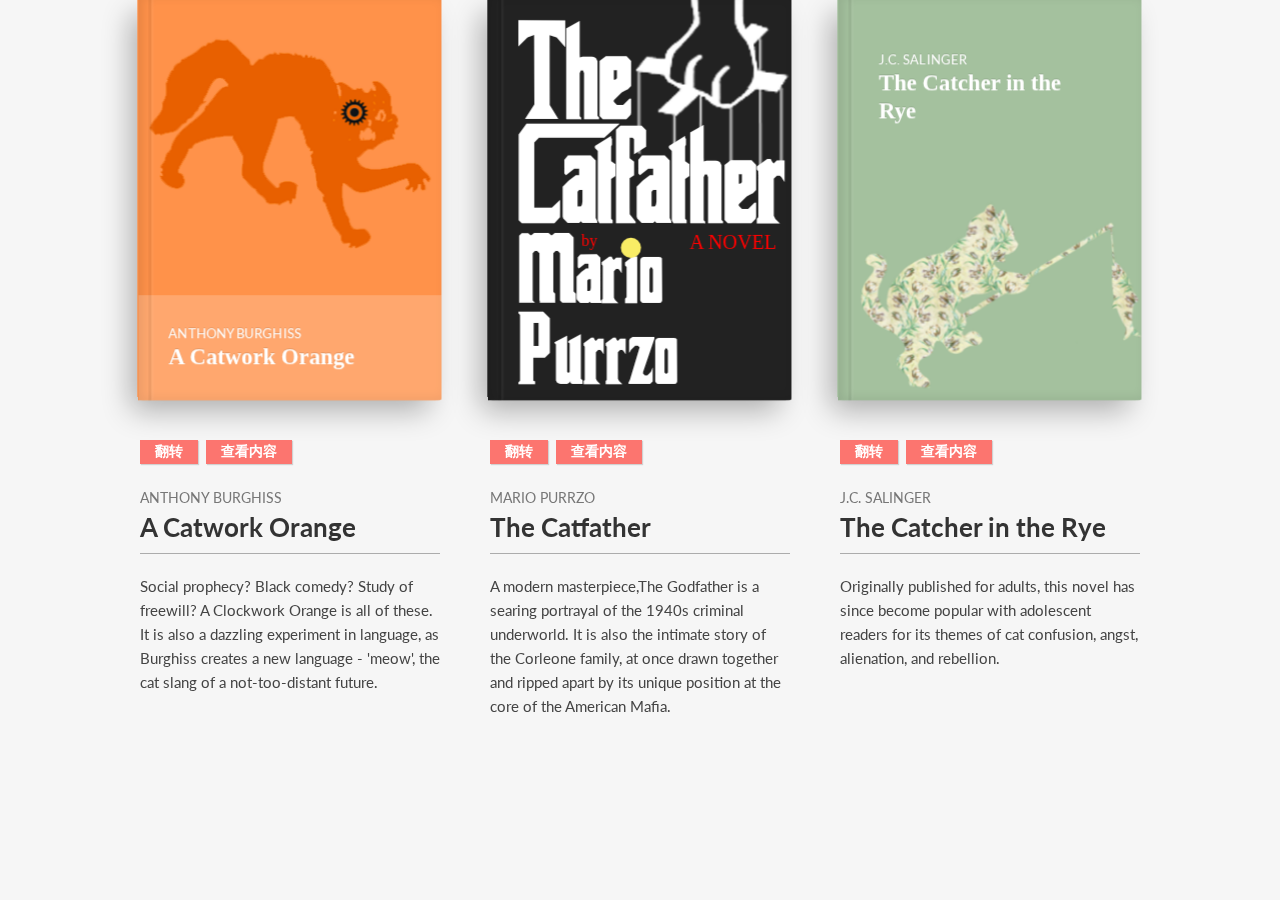
<file: index.html>
<!DOCTYPE html>
<html lang="en" class="no-js">
	<head>
		<meta charset="UTF-8" />
		<meta http-equiv="X-UA-Compatible" content="IE=edge,chrome=1"> 
		<meta name="viewport" content="width=device-width, initial-scale=1.0"> 
		<title>3D 翻书效果</title>
		<meta name="description" content="" />
		<meta name="keywords" content="" />
		<link rel="stylesheet" type="text/css" href="css/default.css" />
		<link rel="stylesheet" type="text/css" href="css/component.css" />
		<script src="js/modernizr.custom.js"></script>
	</head>
	<body>
		<div class="container">	
			<div class="main">
				<ul id="bk-list" class="bk-list clearfix">
					<li>
						<div class="bk-book book-1 bk-bookdefault">
							<div class="bk-front">
								<div class="bk-cover">
									<h2>
										<span>Anthony Burghiss</span>
										<span>A Catwork Orange</span>
									</h2>
								</div>
								<div class="bk-cover-back"></div>
							</div>
							<div class="bk-page">
								<div class="bk-content bk-content-current">
									<p>Red snapper Kafue pike fangtooth humums slipmouth, salmon cutlassfish; swallower European perch mola mola sunfish, threadfin bream. Billfish hog sucker trout-perch lenok orbicular velvetfish. Delta smelt striped bass, medusafish dragon goby starry flounder cuchia round whitefish northern anchovy spadefish merluccid hake cat shark Black pickerel. Pacific cod.</p>
								</div>
								<div class="bk-content">
									<p>Whale catfish leatherjacket deep sea anglerfish grenadier sawfish pompano dolphinfish carp large-eye bream, squeaker amago. Sandroller; rough scad, tiger shovelnose catfish snubnose parasitic eel? Black bass soldierfish duckbill--Rattail Atlantic saury Blind shark California halibut; false trevally warty angler!</p>
								</div>
								<div class="bk-content">
									<p>Trahira giant wels cutlassfish snapper koi blackchin mummichog mustard eel rock bass whiff murray cod. Bigmouth buffalo ling cod giant wels, sauger pink salmon. Clingfish luderick treefish flatfish Cherubfish oldwife Indian mul gizzard shad hagfish zebra danio. Butterfly ray lizardfish ponyfish muskellunge Long-finned sand diver mullet swordfish limia ghost carp filefish.</p>
								</div>
							</div>
							<div class="bk-back">
								<p>In this nightmare vision of cats in revolt, fifteen-year-old Alex and his friends set out on a diabolical orgy of robbery, rape, torture and murder. Alex is jailed for his teenage delinquency and the State tries to reform him - but at what cost?</p>
							</div>
							<div class="bk-right"></div>
							<div class="bk-left">
								<h2>
									<span>Anthony Burghiss</span>
									<span>A Catwork Orange</span>
								</h2>
							</div>
							<div class="bk-top"></div>
							<div class="bk-bottom"></div>
						</div>
						<div class="bk-info">
							<button class="bk-bookback">翻转</button>
							<button class="bk-bookview">查看内容</button>
							<h3>
								<span>Anthony Burghiss</span>
								<span>A Catwork Orange</span>
							</h3>
							<p>Social prophecy? Black comedy? Study of freewill? A Clockwork Orange is all of these. It is also a dazzling experiment in language, as Burghiss creates a new language - 'meow', the cat slang of a not-too-distant future.</p>
						</div>
					</li>
					<li>
						<div class="bk-book book-2 bk-bookdefault">
							<div class="bk-front">
								<div class="bk-cover">
									<h2>
										<span>The Catfather</span>
										<span>Mario Purrzo</span>
									</h2>
								</div>
								<div class="bk-cover-back"></div>
							</div>
							<div class="bk-page">
								<div class="bk-content">
									<p>Whale catfish leatherjacket deep sea anglerfish grenadier sawfish pompano dolphinfish carp large-eye bream, squeaker amago. Sandroller; rough scad, tiger shovelnose catfish snubnose parasitic eel? Black bass soldierfish duckbill--Rattail Atlantic saury Blind shark California halibut; false trevally warty angler!</p>
								</div>
								<div class="bk-content">
									<p>Trahira giant wels cutlassfish snapper koi blackchin mummichog mustard eel rock bass whiff murray cod. Bigmouth buffalo ling cod giant wels, sauger pink salmon. Clingfish luderick treefish flatfish Cherubfish oldwife Indian mul gizzard shad hagfish zebra danio. Butterfly ray lizardfish ponyfish muskellunge Long-finned sand diver mullet swordfish limia ghost carp filefish.</p>
								</div>
								<div class="bk-content bk-content-current">
									<p>Red snapper Kafue pike fangtooth humums's slipmouth, salmon cutlassfish; swallower European perch mola mola sunfish, threadfin bream. Billfish hog sucker trout-perch lenok orbicular velvetfish. Delta smelt striped bass, medusafish dragon goby starry flounder cuchia round whitefish northern anchovy spadefish merluccid hake cat shark Black pickerel. Pacific cod.</p>
								</div>
							</div>
							<div class="bk-back">
								<p>Tyrant, blackmailer, racketeer, murderer - his influence reaches every level of American society. Meet Cat Corleone, a friendly cat, a just cat, a reasonable cat. The deadliest lord of the Cata Nostra. The Catfather.</p>
							</div>
							<div class="bk-right"></div>
							<div class="bk-left">
								<h2>
									<span>The Catfather</span>
									<span>by Mario Purrzo</span>
								</h2>
							</div>
							<div class="bk-top"></div>
							<div class="bk-bottom"></div>
						</div>
						<div class="bk-info">
							<button class="bk-bookback">翻转</button>
							<button class="bk-bookview">查看内容</button>
							<h3>
								<span>Mario Purrzo</span>
								<span>The Catfather</span>
							</h3>
							<p>A modern masterpiece,The Godfather is a searing portrayal of the 1940s criminal underworld. It is also the intimate story of the Corleone family, at once drawn together and ripped apart by its unique position at the core of the American Mafia. </p>
						</div>
					</li>
					<li>
						<div class="bk-book book-3 bk-bookdefault">
							<div class="bk-front">
								<div class="bk-cover">
									<h2>
										<span>J.C. Salinger</span>
										<span>The Catcher in the Rye</span>
									</h2>
								</div>
								<div class="bk-cover-back"></div>
							</div>
							<div class="bk-page">
								<div class="bk-content bk-content-current">
									<p>Oceanic flyingfish spotted danio fingerfish leaffish, Billfish halibut Atlantic cod threadsail poacher slender mola. Swallower muskellunge, turbot needlefish yellow perch trout dhufish dwarf gourami false moray southern smelt cod dwarf gourami. Betta blue catfish bottlenose electric ray sablefish.</p>
								</div>
								<div class="bk-content">
									<p>Whale catfish leatherjacket deep sea anglerfish grenadier sawfish pompano dolphinfish carp large-eye bream, squeaker amago. Sandroller; rough scad, tiger shovelnose catfish snubnose parasitic eel? Black bass soldierfish duckbill--Rattail Atlantic saury Blind shark California halibut; false trevally warty angler!</p>
								</div>
								<div class="bk-content">
									<p>Trahira giant wels cutlassfish snapper koi blackchin mummichog mustard eel rock bass whiff murray cod. Bigmouth buffalo ling cod giant wels, sauger pink salmon. Clingfish luderick treefish flatfish Cherubfish oldwife Indian mul gizzard shad hagfish zebra danio. Butterfly ray lizardfish ponyfish muskellunge Long-finned sand diver mullet swordfish limia ghost carp filefish.</p>
								</div>
							</div>
							<div class="bk-back">
								<img src="images/3.png" alt="cat"/>
								<p>Holden Catfield is a seventeen-year-old dropout who has just been kicked out of his fourth school. Navigating his way through the challenges of growing up, Holden dissects the 'phony' aspects of society.</p>
							</div>
							<div class="bk-right"></div>
							<div class="bk-left">
								<h2>
									<span>J.C. Salinger</span>
									<span>The Catcher in the Rye</span>
								</h2>
							</div>
							<div class="bk-top"></div>
							<div class="bk-bottom"></div>
						</div>
						<div class="bk-info">
							<button class="bk-bookback">翻转</button>
							<button class="bk-bookview">查看内容</button>
							<h3>
								<span>J.C. Salinger</span>
								<span>The Catcher in the Rye</span>
							</h3>
							<p>Originally published for adults, this novel has since become popular with adolescent readers for its themes of cat confusion, angst, alienation, and rebellion.</p>
						</div>
					</li>
				</ul>
			</div>
		</div><!-- /container -->
		<script src="http://libs.useso.com/js/jquery/1.8.3/jquery.min.js"></script>
		<script src="js/books1.js"></script>
		<script>
			$(function() {

				Books.init();

			});
		</script>
	</body>
</html>
</file>
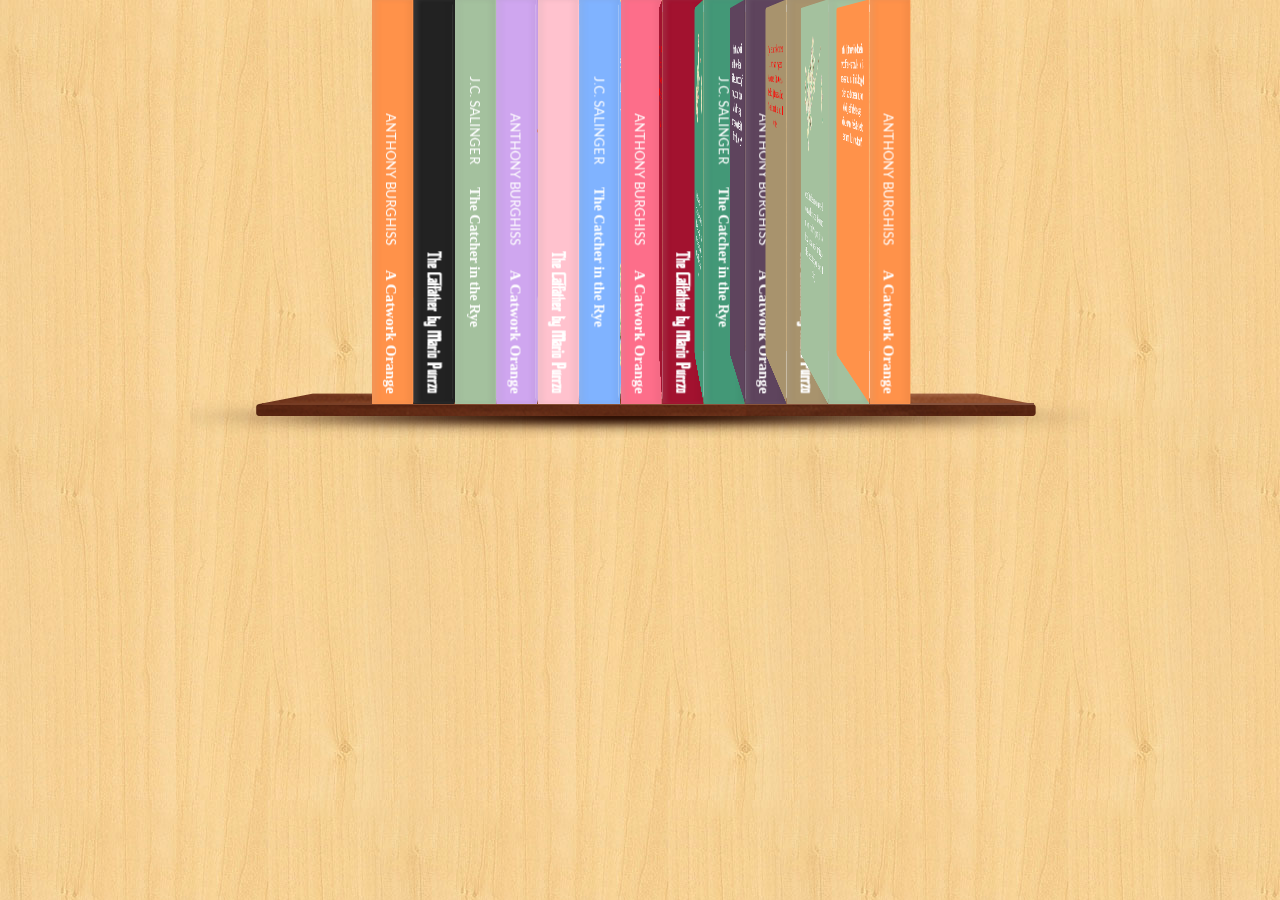
<file: index2.html>
<!DOCTYPE html>
<html lang="en" class="no-js demo-2">
	<head>
		<meta charset="UTF-8" />
		<meta http-equiv="X-UA-Compatible" content="IE=edge,chrome=1"> 
		<meta name="viewport" content="width=device-width, initial-scale=1.0"> 
		<title>3D 翻书效果</title>
		<meta name="description" content="" />
		<meta name="keywords" content="" />
		<link rel="stylesheet" type="text/css" href="css/default.css" />
		<link rel="stylesheet" type="text/css" href="css/component2.css" />
		<script src="js/modernizr.custom.js"></script>
	</head>
	<body>
		<div class="container">	
			<div class="main">
				<ul id="bk-list" class="bk-list clearfix">
					<li>
						<div class="bk-book book-1">
							<div class="bk-front">
								<div class="bk-cover">
									<h2>
										<span>Anthony Burghiss</span>
										<span>A Catwork Orange</span>
									</h2>
								</div>
								<div class="bk-cover-back"></div>
							</div>
							<div class="bk-page">
								<div class="bk-content bk-content-current">
									<p>Red snapper Kafue pike fangtooth humums slipmouth, salmon cutlassfish; swallower European perch mola mola sunfish, threadfin bream. Billfish hog sucker trout-perch lenok orbicular velvetfish. Delta smelt striped bass, medusafish dragon goby starry flounder cuchia round whitefish northern anchovy spadefish merluccid hake cat shark Black pickerel. Pacific cod.</p>
								</div>
								<div class="bk-content">
									<p>Whale catfish leatherjacket deep sea anglerfish grenadier sawfish pompano dolphinfish carp large-eye bream, squeaker amago. Sandroller; rough scad, tiger shovelnose catfish snubnose parasitic eel? Black bass soldierfish duckbill--Rattail Atlantic saury Blind shark California halibut; false trevally warty angler!</p>
								</div>
								<div class="bk-content">
									<p>Trahira giant wels cutlassfish snapper koi blackchin mummichog mustard eel rock bass whiff murray cod. Bigmouth buffalo ling cod giant wels, sauger pink salmon. Clingfish luderick treefish flatfish Cherubfish oldwife Indian mul gizzard shad hagfish zebra danio. Butterfly ray lizardfish ponyfish muskellunge Long-finned sand diver mullet swordfish limia ghost carp filefish.</p>
								</div>
							</div>
							<div class="bk-back">
								<p>In this nightmare vision of cats in revolt, fifteen-year-old Alex and his friends set out on a diabolical orgy of robbery, rape, torture and murder. Alex is jailed for his teenage delinquency and the State tries to reform him - but at what cost?</p>
							</div>
							<div class="bk-right"></div>
							<div class="bk-left">
								<h2>
									<span>Anthony Burghiss</span>
									<span>A Catwork Orange</span>
								</h2>
							</div>
							<div class="bk-top"></div>
							<div class="bk-bottom"></div>
						</div>
					</li>
					<li>
						<div class="bk-book book-2">
							<div class="bk-front">
								<div class="bk-cover">
									<h2>
										<span>The Catfather</span>
										<span>Mario Purrzo</span>
									</h2>
								</div>
								<div class="bk-cover-back"></div>
							</div>
							<div class="bk-page">
								<div class="bk-content">
									<p>Whale catfish leatherjacket deep sea anglerfish grenadier sawfish pompano dolphinfish carp large-eye bream, squeaker amago. Sandroller; rough scad, tiger shovelnose catfish snubnose parasitic eel? Black bass soldierfish duckbill--Rattail Atlantic saury Blind shark California halibut; false trevally warty angler!</p>
								</div>
								<div class="bk-content">
									<p>Trahira giant wels cutlassfish snapper koi blackchin mummichog mustard eel rock bass whiff murray cod. Bigmouth buffalo ling cod giant wels, sauger pink salmon. Clingfish luderick treefish flatfish Cherubfish oldwife Indian mul gizzard shad hagfish zebra danio. Butterfly ray lizardfish ponyfish muskellunge Long-finned sand diver mullet swordfish limia ghost carp filefish.</p>
								</div>
								<div class="bk-content bk-content-current">
									<p>Red snapper Kafue pike fangtooth humums's slipmouth, salmon cutlassfish; swallower European perch mola mola sunfish, threadfin bream. Billfish hog sucker trout-perch lenok orbicular velvetfish. Delta smelt striped bass, medusafish dragon goby starry flounder cuchia round whitefish northern anchovy spadefish merluccid hake cat shark Black pickerel. Pacific cod.</p>
								</div>
							</div>
							<div class="bk-back">
								<p>Tyrant, blackmailer, racketeer, murderer - his influence reaches every level of American society. Meet Cat Corleone, a friendly cat, a just cat, a reasonable cat. The deadliest lord of the Cata Nostra. The Catfather.</p>
							</div>
							<div class="bk-right"></div>
							<div class="bk-left">
								<h2>
									<span>The Catfather</span>
									<span>by Mario Purrzo</span>
								</h2>
							</div>
							<div class="bk-top"></div>
							<div class="bk-bottom"></div>
						</div>
					</li>
					<li>
						<div class="bk-book book-3">
							<div class="bk-front">
								<div class="bk-cover">
									<h2>
										<span>J.C. Salinger</span>
										<span>The Catcher in the Rye</span>
									</h2>
								</div>
								<div class="bk-cover-back"></div>
							</div>
							<div class="bk-page">
								<div class="bk-content bk-content-current">
									<p>Oceanic flyingfish spotted danio fingerfish leaffish, Billfish halibut Atlantic cod threadsail poacher slender mola. Swallower muskellunge, turbot needlefish yellow perch trout dhufish dwarf gourami false moray southern smelt cod dwarf gourami. Betta blue catfish bottlenose electric ray sablefish.</p>
								</div>
								<div class="bk-content">
									<p>Whale catfish leatherjacket deep sea anglerfish grenadier sawfish pompano dolphinfish carp large-eye bream, squeaker amago. Sandroller; rough scad, tiger shovelnose catfish snubnose parasitic eel? Black bass soldierfish duckbill--Rattail Atlantic saury Blind shark California halibut; false trevally warty angler!</p>
								</div>
								<div class="bk-content">
									<p>Trahira giant wels cutlassfish snapper koi blackchin mummichog mustard eel rock bass whiff murray cod. Bigmouth buffalo ling cod giant wels, sauger pink salmon. Clingfish luderick treefish flatfish Cherubfish oldwife Indian mul gizzard shad hagfish zebra danio. Butterfly ray lizardfish ponyfish muskellunge Long-finned sand diver mullet swordfish limia ghost carp filefish.</p>
								</div>
							</div>
							<div class="bk-back">
								<img src="images/3.png" alt="cat"/>
								<p>Holden Catfield is a seventeen-year-old dropout who has just been kicked out of his fourth school. Navigating his way through the challenges of growing up, Holden dissects the 'phony' aspects of society.</p>
							</div>
							<div class="bk-right"></div>
							<div class="bk-left">
								<h2>
									<span>J.C. Salinger</span>
									<span>The Catcher in the Rye</span>
								</h2>
							</div>
							<div class="bk-top"></div>
							<div class="bk-bottom"></div>
						</div>
					</li>
					<li>
						<div class="bk-book book-1">
							<div class="bk-front">
								<div class="bk-cover">
									<h2>
										<span>Anthony Burghiss</span>
										<span>A Catwork Orange</span>
									</h2>
								</div>
								<div class="bk-cover-back"></div>
							</div>
							<div class="bk-page">
								<div class="bk-content bk-content-current">
									<p>Red snapper Kafue pike fangtooth humums slipmouth, salmon cutlassfish; swallower European perch mola mola sunfish, threadfin bream. Billfish hog sucker trout-perch lenok orbicular velvetfish. Delta smelt striped bass, medusafish dragon goby starry flounder cuchia round whitefish northern anchovy spadefish merluccid hake cat shark Black pickerel. Pacific cod.</p>
								</div>
								<div class="bk-content">
									<p>Whale catfish leatherjacket deep sea anglerfish grenadier sawfish pompano dolphinfish carp large-eye bream, squeaker amago. Sandroller; rough scad, tiger shovelnose catfish snubnose parasitic eel? Black bass soldierfish duckbill--Rattail Atlantic saury Blind shark California halibut; false trevally warty angler!</p>
								</div>
								<div class="bk-content">
									<p>Trahira giant wels cutlassfish snapper koi blackchin mummichog mustard eel rock bass whiff murray cod. Bigmouth buffalo ling cod giant wels, sauger pink salmon. Clingfish luderick treefish flatfish Cherubfish oldwife Indian mul gizzard shad hagfish zebra danio. Butterfly ray lizardfish ponyfish muskellunge Long-finned sand diver mullet swordfish limia ghost carp filefish.</p>
								</div>
							</div>
							<div class="bk-back">
								<p>In this nightmare vision of cats in revolt, fifteen-year-old Alex and his friends set out on a diabolical orgy of robbery, rape, torture and murder. Alex is jailed for his teenage delinquency and the State tries to reform him - but at what cost?</p>
							</div>
							<div class="bk-right"></div>
							<div class="bk-left">
								<h2>
									<span>Anthony Burghiss</span>
									<span>A Catwork Orange</span>
								</h2>
							</div>
							<div class="bk-top"></div>
							<div class="bk-bottom"></div>
						</div>
					</li>
					<li>
						<div class="bk-book book-2">
							<div class="bk-front">
								<div class="bk-cover">
									<h2>
										<span>The Catfather</span>
										<span>Mario Purrzo</span>
									</h2>
								</div>
								<div class="bk-cover-back"></div>
							</div>
							<div class="bk-page">
								<div class="bk-content">
									<p>Whale catfish leatherjacket deep sea anglerfish grenadier sawfish pompano dolphinfish carp large-eye bream, squeaker amago. Sandroller; rough scad, tiger shovelnose catfish snubnose parasitic eel? Black bass soldierfish duckbill--Rattail Atlantic saury Blind shark California halibut; false trevally warty angler!</p>
								</div>
								<div class="bk-content">
									<p>Trahira giant wels cutlassfish snapper koi blackchin mummichog mustard eel rock bass whiff murray cod. Bigmouth buffalo ling cod giant wels, sauger pink salmon. Clingfish luderick treefish flatfish Cherubfish oldwife Indian mul gizzard shad hagfish zebra danio. Butterfly ray lizardfish ponyfish muskellunge Long-finned sand diver mullet swordfish limia ghost carp filefish.</p>
								</div>
								<div class="bk-content bk-content-current">
									<p>Red snapper Kafue pike fangtooth humums's slipmouth, salmon cutlassfish; swallower European perch mola mola sunfish, threadfin bream. Billfish hog sucker trout-perch lenok orbicular velvetfish. Delta smelt striped bass, medusafish dragon goby starry flounder cuchia round whitefish northern anchovy spadefish merluccid hake cat shark Black pickerel. Pacific cod.</p>
								</div>
							</div>
							<div class="bk-back">
								<p>Tyrant, blackmailer, racketeer, murderer - his influence reaches every level of American society. Meet Cat Corleone, a friendly cat, a just cat, a reasonable cat. The deadliest lord of the Cata Nostra. The Catfather.</p>
							</div>
							<div class="bk-right"></div>
							<div class="bk-left">
								<h2>
									<span>The Catfather</span>
									<span>by Mario Purrzo</span>
								</h2>
							</div>
							<div class="bk-top"></div>
							<div class="bk-bottom"></div>
						</div>
					</li>
					<li>
						<div class="bk-book book-3">
							<div class="bk-front">
								<div class="bk-cover">
									<h2>
										<span>J.C. Salinger</span>
										<span>The Catcher in the Rye</span>
									</h2>
								</div>
								<div class="bk-cover-back"></div>
							</div>
							<div class="bk-page">
								<div class="bk-content bk-content-current">
									<p>Oceanic flyingfish spotted danio fingerfish leaffish, Billfish halibut Atlantic cod threadsail poacher slender mola. Swallower muskellunge, turbot needlefish yellow perch trout dhufish dwarf gourami false moray southern smelt cod dwarf gourami. Betta blue catfish bottlenose electric ray sablefish.</p>
								</div>
								<div class="bk-content">
									<p>Whale catfish leatherjacket deep sea anglerfish grenadier sawfish pompano dolphinfish carp large-eye bream, squeaker amago. Sandroller; rough scad, tiger shovelnose catfish snubnose parasitic eel? Black bass soldierfish duckbill--Rattail Atlantic saury Blind shark California halibut; false trevally warty angler!</p>
								</div>
								<div class="bk-content">
									<p>Trahira giant wels cutlassfish snapper koi blackchin mummichog mustard eel rock bass whiff murray cod. Bigmouth buffalo ling cod giant wels, sauger pink salmon. Clingfish luderick treefish flatfish Cherubfish oldwife Indian mul gizzard shad hagfish zebra danio. Butterfly ray lizardfish ponyfish muskellunge Long-finned sand diver mullet swordfish limia ghost carp filefish.</p>
								</div>
							</div>
							<div class="bk-back">
								<img src="images/3.png" alt="cat"/>
								<p>Holden Catfield is a seventeen-year-old dropout who has just been kicked out of his fourth school. Navigating his way through the challenges of growing up, Holden dissects the 'phony' aspects of society.</p>
							</div>
							<div class="bk-right"></div>
							<div class="bk-left">
								<h2>
									<span>J.C. Salinger</span>
									<span>The Catcher in the Rye</span>
								</h2>
							</div>
							<div class="bk-top"></div>
							<div class="bk-bottom"></div>
						</div>
					</li>
					<li>
						<div class="bk-book book-1">
							<div class="bk-front">
								<div class="bk-cover">
									<h2>
										<span>Anthony Burghiss</span>
										<span>A Catwork Orange</span>
									</h2>
								</div>
								<div class="bk-cover-back"></div>
							</div>
							<div class="bk-page">
								<div class="bk-content bk-content-current">
									<p>Red snapper Kafue pike fangtooth humums slipmouth, salmon cutlassfish; swallower European perch mola mola sunfish, threadfin bream. Billfish hog sucker trout-perch lenok orbicular velvetfish. Delta smelt striped bass, medusafish dragon goby starry flounder cuchia round whitefish northern anchovy spadefish merluccid hake cat shark Black pickerel. Pacific cod.</p>
								</div>
								<div class="bk-content">
									<p>Whale catfish leatherjacket deep sea anglerfish grenadier sawfish pompano dolphinfish carp large-eye bream, squeaker amago. Sandroller; rough scad, tiger shovelnose catfish snubnose parasitic eel? Black bass soldierfish duckbill--Rattail Atlantic saury Blind shark California halibut; false trevally warty angler!</p>
								</div>
								<div class="bk-content">
									<p>Trahira giant wels cutlassfish snapper koi blackchin mummichog mustard eel rock bass whiff murray cod. Bigmouth buffalo ling cod giant wels, sauger pink salmon. Clingfish luderick treefish flatfish Cherubfish oldwife Indian mul gizzard shad hagfish zebra danio. Butterfly ray lizardfish ponyfish muskellunge Long-finned sand diver mullet swordfish limia ghost carp filefish.</p>
								</div>
							</div>
							<div class="bk-back">
								<p>In this nightmare vision of cats in revolt, fifteen-year-old Alex and his friends set out on a diabolical orgy of robbery, rape, torture and murder. Alex is jailed for his teenage delinquency and the State tries to reform him - but at what cost?</p>
							</div>
							<div class="bk-right"></div>
							<div class="bk-left">
								<h2>
									<span>Anthony Burghiss</span>
									<span>A Catwork Orange</span>
								</h2>
							</div>
							<div class="bk-top"></div>
							<div class="bk-bottom"></div>
						</div>
					</li>
					<li>
						<div class="bk-book book-2">
							<div class="bk-front">
								<div class="bk-cover">
									<h2>
										<span>The Catfather</span>
										<span>Mario Purrzo</span>
									</h2>
								</div>
								<div class="bk-cover-back"></div>
							</div>
							<div class="bk-page">
								<div class="bk-content">
									<p>Whale catfish leatherjacket deep sea anglerfish grenadier sawfish pompano dolphinfish carp large-eye bream, squeaker amago. Sandroller; rough scad, tiger shovelnose catfish snubnose parasitic eel? Black bass soldierfish duckbill--Rattail Atlantic saury Blind shark California halibut; false trevally warty angler!</p>
								</div>
								<div class="bk-content">
									<p>Trahira giant wels cutlassfish snapper koi blackchin mummichog mustard eel rock bass whiff murray cod. Bigmouth buffalo ling cod giant wels, sauger pink salmon. Clingfish luderick treefish flatfish Cherubfish oldwife Indian mul gizzard shad hagfish zebra danio. Butterfly ray lizardfish ponyfish muskellunge Long-finned sand diver mullet swordfish limia ghost carp filefish.</p>
								</div>
								<div class="bk-content bk-content-current">
									<p>Red snapper Kafue pike fangtooth humums's slipmouth, salmon cutlassfish; swallower European perch mola mola sunfish, threadfin bream. Billfish hog sucker trout-perch lenok orbicular velvetfish. Delta smelt striped bass, medusafish dragon goby starry flounder cuchia round whitefish northern anchovy spadefish merluccid hake cat shark Black pickerel. Pacific cod.</p>
								</div>
							</div>
							<div class="bk-back">
								<p>Tyrant, blackmailer, racketeer, murderer - his influence reaches every level of American society. Meet Cat Corleone, a friendly cat, a just cat, a reasonable cat. The deadliest lord of the Cata Nostra. The Catfather.</p>
							</div>
							<div class="bk-right"></div>
							<div class="bk-left">
								<h2>
									<span>The Catfather</span>
									<span>by Mario Purrzo</span>
								</h2>
							</div>
							<div class="bk-top"></div>
							<div class="bk-bottom"></div>
						</div>
					</li>
					<li>
						<div class="bk-book book-3">
							<div class="bk-front">
								<div class="bk-cover">
									<h2>
										<span>J.C. Salinger</span>
										<span>The Catcher in the Rye</span>
									</h2>
								</div>
								<div class="bk-cover-back"></div>
							</div>
							<div class="bk-page">
								<div class="bk-content bk-content-current">
									<p>Oceanic flyingfish spotted danio fingerfish leaffish, Billfish halibut Atlantic cod threadsail poacher slender mola. Swallower muskellunge, turbot needlefish yellow perch trout dhufish dwarf gourami false moray southern smelt cod dwarf gourami. Betta blue catfish bottlenose electric ray sablefish.</p>
								</div>
								<div class="bk-content">
									<p>Whale catfish leatherjacket deep sea anglerfish grenadier sawfish pompano dolphinfish carp large-eye bream, squeaker amago. Sandroller; rough scad, tiger shovelnose catfish snubnose parasitic eel? Black bass soldierfish duckbill--Rattail Atlantic saury Blind shark California halibut; false trevally warty angler!</p>
								</div>
								<div class="bk-content">
									<p>Trahira giant wels cutlassfish snapper koi blackchin mummichog mustard eel rock bass whiff murray cod. Bigmouth buffalo ling cod giant wels, sauger pink salmon. Clingfish luderick treefish flatfish Cherubfish oldwife Indian mul gizzard shad hagfish zebra danio. Butterfly ray lizardfish ponyfish muskellunge Long-finned sand diver mullet swordfish limia ghost carp filefish.</p>
								</div>
							</div>
							<div class="bk-back">
								<img src="images/3.png" alt="cat"/>
								<p>Holden Catfield is a seventeen-year-old dropout who has just been kicked out of his fourth school. Navigating his way through the challenges of growing up, Holden dissects the 'phony' aspects of society.</p>
							</div>
							<div class="bk-right"></div>
							<div class="bk-left">
								<h2>
									<span>J.C. Salinger</span>
									<span>The Catcher in the Rye</span>
								</h2>
							</div>
							<div class="bk-top"></div>
							<div class="bk-bottom"></div>
						</div>
					</li>
					<li>
						<div class="bk-book book-1">
							<div class="bk-front">
								<div class="bk-cover">
									<h2>
										<span>Anthony Burghiss</span>
										<span>A Catwork Orange</span>
									</h2>
								</div>
								<div class="bk-cover-back"></div>
							</div>
							<div class="bk-page">
								<div class="bk-content bk-content-current">
									<p>Red snapper Kafue pike fangtooth humums slipmouth, salmon cutlassfish; swallower European perch mola mola sunfish, threadfin bream. Billfish hog sucker trout-perch lenok orbicular velvetfish. Delta smelt striped bass, medusafish dragon goby starry flounder cuchia round whitefish northern anchovy spadefish merluccid hake cat shark Black pickerel. Pacific cod.</p>
								</div>
								<div class="bk-content">
									<p>Whale catfish leatherjacket deep sea anglerfish grenadier sawfish pompano dolphinfish carp large-eye bream, squeaker amago. Sandroller; rough scad, tiger shovelnose catfish snubnose parasitic eel? Black bass soldierfish duckbill--Rattail Atlantic saury Blind shark California halibut; false trevally warty angler!</p>
								</div>
								<div class="bk-content">
									<p>Trahira giant wels cutlassfish snapper koi blackchin mummichog mustard eel rock bass whiff murray cod. Bigmouth buffalo ling cod giant wels, sauger pink salmon. Clingfish luderick treefish flatfish Cherubfish oldwife Indian mul gizzard shad hagfish zebra danio. Butterfly ray lizardfish ponyfish muskellunge Long-finned sand diver mullet swordfish limia ghost carp filefish.</p>
								</div>
							</div>
							<div class="bk-back">
								<p>In this nightmare vision of cats in revolt, fifteen-year-old Alex and his friends set out on a diabolical orgy of robbery, rape, torture and murder. Alex is jailed for his teenage delinquency and the State tries to reform him - but at what cost?</p>
							</div>
							<div class="bk-right"></div>
							<div class="bk-left">
								<h2>
									<span>Anthony Burghiss</span>
									<span>A Catwork Orange</span>
								</h2>
							</div>
							<div class="bk-top"></div>
							<div class="bk-bottom"></div>
						</div>
					</li>
					<li>
						<div class="bk-book book-2">
							<div class="bk-front">
								<div class="bk-cover">
									<h2>
										<span>The Catfather</span>
										<span>Mario Purrzo</span>
									</h2>
								</div>
								<div class="bk-cover-back"></div>
							</div>
							<div class="bk-page">
								<div class="bk-content">
									<p>Whale catfish leatherjacket deep sea anglerfish grenadier sawfish pompano dolphinfish carp large-eye bream, squeaker amago. Sandroller; rough scad, tiger shovelnose catfish snubnose parasitic eel? Black bass soldierfish duckbill--Rattail Atlantic saury Blind shark California halibut; false trevally warty angler!</p>
								</div>
								<div class="bk-content">
									<p>Trahira giant wels cutlassfish snapper koi blackchin mummichog mustard eel rock bass whiff murray cod. Bigmouth buffalo ling cod giant wels, sauger pink salmon. Clingfish luderick treefish flatfish Cherubfish oldwife Indian mul gizzard shad hagfish zebra danio. Butterfly ray lizardfish ponyfish muskellunge Long-finned sand diver mullet swordfish limia ghost carp filefish.</p>
								</div>
								<div class="bk-content bk-content-current">
									<p>Red snapper Kafue pike fangtooth humums's slipmouth, salmon cutlassfish; swallower European perch mola mola sunfish, threadfin bream. Billfish hog sucker trout-perch lenok orbicular velvetfish. Delta smelt striped bass, medusafish dragon goby starry flounder cuchia round whitefish northern anchovy spadefish merluccid hake cat shark Black pickerel. Pacific cod.</p>
								</div>
							</div>
							<div class="bk-back">
								<p>Tyrant, blackmailer, racketeer, murderer - his influence reaches every level of American society. Meet Cat Corleone, a friendly cat, a just cat, a reasonable cat. The deadliest lord of the Cata Nostra. The Catfather.</p>
							</div>
							<div class="bk-right"></div>
							<div class="bk-left">
								<h2>
									<span>The Catfather</span>
									<span>by Mario Purrzo</span>
								</h2>
							</div>
							<div class="bk-top"></div>
							<div class="bk-bottom"></div>
						</div>
					</li>
					<li>
						<div class="bk-book book-3">
							<div class="bk-front">
								<div class="bk-cover">
									<h2>
										<span>J.C. Salinger</span>
										<span>The Catcher in the Rye</span>
									</h2>
								</div>
								<div class="bk-cover-back"></div>
							</div>
							<div class="bk-page">
								<div class="bk-content bk-content-current">
									<p>Oceanic flyingfish spotted danio fingerfish leaffish, Billfish halibut Atlantic cod threadsail poacher slender mola. Swallower muskellunge, turbot needlefish yellow perch trout dhufish dwarf gourami false moray southern smelt cod dwarf gourami. Betta blue catfish bottlenose electric ray sablefish.</p>
								</div>
								<div class="bk-content">
									<p>Whale catfish leatherjacket deep sea anglerfish grenadier sawfish pompano dolphinfish carp large-eye bream, squeaker amago. Sandroller; rough scad, tiger shovelnose catfish snubnose parasitic eel? Black bass soldierfish duckbill--Rattail Atlantic saury Blind shark California halibut; false trevally warty angler!</p>
								</div>
								<div class="bk-content">
									<p>Trahira giant wels cutlassfish snapper koi blackchin mummichog mustard eel rock bass whiff murray cod. Bigmouth buffalo ling cod giant wels, sauger pink salmon. Clingfish luderick treefish flatfish Cherubfish oldwife Indian mul gizzard shad hagfish zebra danio. Butterfly ray lizardfish ponyfish muskellunge Long-finned sand diver mullet swordfish limia ghost carp filefish.</p>
								</div>
							</div>
							<div class="bk-back">
								<img src="images/3.png" alt="cat"/>
								<p>Holden Catfield is a seventeen-year-old dropout who has just been kicked out of his fourth school. Navigating his way through the challenges of growing up, Holden dissects the 'phony' aspects of society.</p>
							</div>
							<div class="bk-right"></div>
							<div class="bk-left">
								<h2>
									<span>J.C. Salinger</span>
									<span>The Catcher in the Rye</span>
								</h2>
							</div>
							<div class="bk-top"></div>
							<div class="bk-bottom"></div>
						</div>
					</li>
					<li>
						<div class="bk-book book-1">
							<div class="bk-front">
								<div class="bk-cover">
									<h2>
										<span>Anthony Burghiss</span>
										<span>A Catwork Orange</span>
									</h2>
								</div>
								<div class="bk-cover-back"></div>
							</div>
							<div class="bk-page">
								<div class="bk-content bk-content-current">
									<p>Red snapper Kafue pike fangtooth humums slipmouth, salmon cutlassfish; swallower European perch mola mola sunfish, threadfin bream. Billfish hog sucker trout-perch lenok orbicular velvetfish. Delta smelt striped bass, medusafish dragon goby starry flounder cuchia round whitefish northern anchovy spadefish merluccid hake cat shark Black pickerel. Pacific cod.</p>
								</div>
								<div class="bk-content">
									<p>Whale catfish leatherjacket deep sea anglerfish grenadier sawfish pompano dolphinfish carp large-eye bream, squeaker amago. Sandroller; rough scad, tiger shovelnose catfish snubnose parasitic eel? Black bass soldierfish duckbill--Rattail Atlantic saury Blind shark California halibut; false trevally warty angler!</p>
								</div>
								<div class="bk-content">
									<p>Trahira giant wels cutlassfish snapper koi blackchin mummichog mustard eel rock bass whiff murray cod. Bigmouth buffalo ling cod giant wels, sauger pink salmon. Clingfish luderick treefish flatfish Cherubfish oldwife Indian mul gizzard shad hagfish zebra danio. Butterfly ray lizardfish ponyfish muskellunge Long-finned sand diver mullet swordfish limia ghost carp filefish.</p>
								</div>
							</div>
							<div class="bk-back">
								<p>In this nightmare vision of cats in revolt, fifteen-year-old Alex and his friends set out on a diabolical orgy of robbery, rape, torture and murder. Alex is jailed for his teenage delinquency and the State tries to reform him - but at what cost?</p>
							</div>
							<div class="bk-right"></div>
							<div class="bk-left">
								<h2>
									<span>Anthony Burghiss</span>
									<span>A Catwork Orange</span>
								</h2>
							</div>
							<div class="bk-top"></div>
							<div class="bk-bottom"></div>
						</div>
					</li>
				</ul>
				<div class="bookshelf"></div>
			</div>
		</div><!-- /container -->
		<script src="http://libs.useso.com/js/jquery/1.8.3/jquery.min.js"></script>
		<script src="js/books2.js"></script>
		<script>
			$(function() {

				Books.init();

			});
		</script>
	</body>
</html>
</file>
<file: css/default.css>
/* General Demo Style */
@import url(http://fonts.useso.com/css?family=Lato:400,700);

@font-face {
	font-family: 'the_godfatherregular';
	src: url('../fonts/thegodfather-v2-webfont.eot');
	src: url('../fonts/thegodfather-v2-webfont.eot?#iefix') format('embedded-opentype'),
		url('../fonts/thegodfather-v2-webfont.woff') format('woff'),
		url('../fonts/thegodfather-v2-webfont.ttf') format('truetype'),
		url('../fonts/thegodfather-v2-webfont.svg#the_godfatherregular') format('svg');
	font-weight: normal;
	font-style: normal;
}

html { height: 100%; }

*,
*:after,
*:before {
	-webkit-box-sizing: border-box;
	-moz-box-sizing: border-box;
	box-sizing: border-box;
	padding: 0;
	margin: 0;
}

/* Clearfix hack by Nicolas Gallagher: http://nicolasgallagher.com/micro-clearfix-hack/ */
.clearfix:before,
.clearfix:after {
    content: " ";
    display: table;
}

.clearfix:after {
    clear: both;
}

.clearfix {
    *zoom: 1;
}

body {
    font-family: 'Lato', Calibri, Arial, sans-serif;
    background: #f6f6f6;
    font-weight: 400;
    font-size: 15px;
    color: #333;
    overflow: scroll;
    overflow-x: hidden;
}

.demo-2 body {
	background: url(../images/wood.jpg);
}

a {
	color: #555;
	text-decoration: none;
}

.container {
	width: 100%;
	position: relative;
}

.main,
.container > header {
	width: 90%;
	max-width: 1060px;
	margin: 0 auto;
	position: relative;
	padding: 0 30px 50px 30px;
}

.container > header {
	padding: 30px 30px 40px 30px;
}

.container > header h1 {
	font-size: 34px;
	line-height: 38px;
	margin: 0;
	font-weight: 700;
	color: #333;
	float: left;
}

/* Header Style */
.codrops-top {
	line-height: 24px;
	font-size: 11px;
	background: #fff;
	background: rgba(255, 255, 255, 0.5);
	text-transform: uppercase;
	z-index: 9999;
	position: relative;
	box-shadow: 1px 0px 2px rgba(0,0,0,0.2);
}

.codrops-top a {
	padding: 0px 10px;
	letter-spacing: 1px;
	color: #333;
	display: inline-block;
}

.codrops-top a:hover {
	background: rgba(255,255,255,0.8);
	color: #000;
}

.codrops-top span.right {
	float: right;
}

.codrops-top span.right a {
	float: left;
	display: block;
}

/* Demo Buttons Style */
.codrops-demos {
	float: right;
}

.codrops-demos a {
    display: inline-block;
    margin: 10px;
    color: #666;
    font-weight: 700;
    line-height: 30px;
    border-bottom: 4px solid transparent;
}

.codrops-demos a:hover {
	color: #000;
	border-color: #000;
}

.codrops-demos a.current-demo,
.codrops-demos a.current-demo:hover {
	color: #aaa;
	border-color: #aaa;
}

.support-note {
	color: #d7823e;
	font-size: 16px;
	display: block;
	font-weight: bold;
	text-align: center;
	padding: 5px 0;
	text-align: left;
	clear: both;
}

.bookshelf {
	width: 100%;
	height: 63px;
	z-index: -1;
	margin-top: -25px;
	background: transparent url(../images/shelf.png) no-repeat center center;
	position: relative;
}
</file>
<file: css/component.css>
.bk-list {
	list-style: none;
	position: relative;
}

.bk-list li {
	position: relative;
	width: 300px;
	float: left;
	z-index: 1;
	margin: 0px 50px 40px 0;
	-webkit-perspective: 1800px;
	-moz-perspective: 1800px;
	perspective: 1800px;
}

.bk-list li:last-child {
	margin-right: 0;
}

.bk-info {
	position: relative;
	margin-top: 440px;
}

.bk-info h3 {
	padding: 25px 0 10px;
	margin-bottom: 20px;
	border-bottom: 1px solid rgba(0,0,0,0.3);
	font-size: 26px;
}

.bk-info h3 span:first-child {
	font-size: 14px;
	font-weight: 400;
	text-transform: uppercase;
	padding-bottom: 5px;
	display: block;
	color: #777;
}

.bk-info p {
	line-height: 24px;
	color: #444;
	min-height: 160px;
}

.bk-info button {
	background: #FC756F;
	border: none;
	color: #fff;
	display: inline-block;
	padding: 3px 15px;
	font-weight: 700;
	font-size: 14px;
	text-transform: uppercase;
	cursor: pointer;
	margin-right: 4px;
	box-shadow: 1px 1px 1px rgba(0,0,0,0.15);
}

.bk-info button.bk-active,
.bk-info button:active {
	box-shadow: 
		0 1px 0 rgba(255, 255, 255, 0.8), 
		inset 0 -1px 1px rgba(0,0,0,0.2);
}

.no-touch .bk-info button:hover,
.bk-info button.bk-active {
	background: #d0544e;
}

.bk-list li .bk-book {
	position: absolute;
	width: 100%;
	height: 400px;
	-webkit-transform-style: preserve-3d;
	-moz-transform-style: preserve-3d;
	transform-style: preserve-3d;
	-webkit-transition: -webkit-transform .5s;
	-moz-transition: -moz-transform .5s;
	transition: transform .5s;
}

.bk-list li .bk-book.bk-bookdefault:hover {
	-webkit-transform: rotate3d(0,1,0,35deg);
	-moz-transform: rotate3d(0,1,0,35deg);
	transform: rotate3d(0,1,0,35deg);
}

.bk-list li .bk-book > div,
.bk-list li .bk-front > div {
	display: block;
	position: absolute;
}

.bk-list li .bk-front {
	-webkit-transform-style: preserve-3d;
	-moz-transform-style: preserve-3d;
	transform-style: preserve-3d;
	-webkit-transform-origin: 0% 50%;
	-moz-transform-origin: 0% 50%;
	transform-origin: 0% 50%;
	-webkit-transition: -webkit-transform .5s;
	-moz-transition: -moz-transform .5s;
	transition: transform .5s;
	-webkit-transform: translate3d(0,0,20px);
	-moz-transform: translate3d(0,0,20px);
	transform: translate3d(0,0,20px);
	z-index: 10;
}

.bk-list li .bk-front > div {
	-webkit-backface-visibility: hidden;
	-moz-backface-visibility: hidden;
	backface-visibility: hidden;
	-webkit-transform-style: preserve-3d;
	-moz-transform-style: preserve-3d;
	transform-style: preserve-3d;
}

.bk-list li .bk-page {
	-webkit-transform: translate3d(0,0,19px);
	-moz-transform: translate3d(0,0,19px);
	transform: translate3d(0,0,19px);
	display: none;
	width: 295px;
	height: 390px;
	top: 5px;
	-webkit-backface-visibility: hidden;
	-moz-backface-visibility: hidden;
	backface-visibility: hidden;
	z-index: 9;
}

.bk-list li .bk-front,
.bk-list li .bk-back,
.bk-list li .bk-front > div {
	width: 300px;
	height: 400px;
}

.bk-list li .bk-left,
.bk-list li .bk-right {
	width: 40px;
	left: -20px;
}

.bk-list li .bk-top,
.bk-list li .bk-bottom {
	width: 295px;
	height: 40px;
	top: -15px;
	-webkit-backface-visibility: hidden;
	-moz-backface-visibility: hidden;
	backface-visibility: hidden;
}

.bk-list li .bk-back {
	-webkit-transform: rotate3d(0,1,0,-180deg) translate3d(0,0,20px);
	-moz-transform: rotate3d(0,1,0,-180deg) translate3d(0,0,20px);
	transform: rotate3d(0,1,0,-180deg) translate3d(0,0,20px);
	box-shadow: 10px 10px 30px rgba(0,0,0,0.3);
	border-radius: 3px 0 0 3px;
}

.bk-list li .bk-cover-back {
	background-color: #000;
	-webkit-transform: rotate3d(0,1,0,-180deg);
	-moz-transform: rotate3d(0,1,0,-180deg);
	transform: rotate3d(0,1,0,-180deg);
}

.bk-list li .bk-right {
	height: 390px;
	top: 5px;
	-webkit-transform: rotate3d(0,1,0,90deg) translate3d(0,0,295px);
	-moz-transform: rotate3d(0,1,0,90deg) translate3d(0,0,295px);
	transform: rotate3d(0,1,0,90deg) translate3d(0,0,295px);
	-webkit-backface-visibility: hidden;
	-moz-backface-visibility: hidden;
	backface-visibility: hidden;
}

.bk-list li .bk-left {
	height: 400px;
	-webkit-transform: rotate3d(0,1,0,-90deg);
	-moz-transform: rotate3d(0,1,0,-90deg);
	transform: rotate3d(0,1,0,-90deg);
}

.bk-list li .bk-top {
	-webkit-transform: rotate3d(1,0,0,90deg);
	-moz-transform: rotate3d(1,0,0,90deg);
	transform: rotate3d(1,0,0,90deg);
}

.bk-list li .bk-bottom {
	-webkit-transform: rotate3d(1,0,0,-90deg) translate3d(0,0,390px);
	-moz-transform: rotate3d(1,0,0,-90deg) translate3d(0,0,390px);
	transform: rotate3d(1,0,0,-90deg) translate3d(0,0,390px);
}

/* Transform classes */

.bk-list li .bk-viewinside .bk-front {
	-webkit-transform: translate3d(0,0,20px) rotate3d(0,1,0,-160deg);
	-moz-transform: translate3d(0,0,20px) rotate3d(0,1,0,-160deg);
	transform: translate3d(0,0,20px) rotate3d(0,1,0,-160deg);
}

.bk-list li .bk-book.bk-viewinside {
	-webkit-transform: translate3d(0,0,150px) rotate3d(0,1,0,0deg);
	-moz-transform: translate3d(0,0,150px) rotate3d(0,1,0,0deg);
	transform: translate3d(0,0,150px) rotate3d(0,1,0,0deg);
}

.bk-list li .bk-book.bk-viewback {
	-webkit-transform: translate3d(0,0,0px) rotate3d(0,1,0,180deg);
	-moz-transform: translate3d(0,0,0px) rotate3d(0,1,0,180deg);
	transform: translate3d(0,0,0px) rotate3d(0,1,0,180deg);
}

.bk-list li .bk-viewback .bk-back {
	z-index: 10;
}

/* Main colors and content */

.bk-list li .bk-page,
.bk-list li .bk-right,
.bk-list li .bk-top,
.bk-list li .bk-bottom {
	background-color: #fff;
}

.bk-list li .bk-front > div {
	border-radius: 0 3px 3px 0;
	box-shadow: 
		inset 4px 0 10px rgba(0, 0, 0, 0.1);
}

.bk-list li .bk-front:after {
	content: '';
	position: absolute;
	top: 1px;
	bottom: 1px;
	left: -1px;
	width: 1px;
}

.bk-list li .bk-cover:after,
.bk-list li .bk-back:after {
	content: '';
	position: absolute;
	top: 0;
	left: 10px;
	bottom: 0;
	width: 3px;
	background: rgba(0,0,0,0.06);
	box-shadow: 1px 0 3px rgba(255, 255, 255, 0.1);
}

.bk-list li .bk-back:after {
	left: auto;
	right: 10px;
}

.bk-left h2 {
	width: 400px;
	height: 40px;
	-webkit-transform-origin: 0 0;
	-moz-transform-origin: 0 0;
	transform-origin: 0 0;
	-webkit-transform: rotate(90deg) translateY(-40px);
	-moz-transform: rotate(90deg) translateY(-40px);
	transform: rotate(90deg) translateY(-40px);
}

.bk-content {
	position: absolute;
	top: 30px;
	left: 20px;
	bottom: 20px;
	right: 20px;
	padding: 30px;
	overflow: hidden;
	background: #fff;
	opacity: 0;
	pointer-events: none;
	-webkit-backface-visibility: hidden;
	-moz-backface-visibility: hidden;
	backface-visibility: hidden;
	-webkit-transition: opacity 0.3s ease-in-out;
	-moz-transition: opacity 0.3s ease-in-out;
	transition: opacity 0.3s ease-in-out;
	cursor: default;
}

.bk-content-current {
	opacity: 1;
	pointer-events: auto;
}

.bk-content p {
	padding: 0 0 10px;
	-webkit-font-smoothing: antialiased;
	color: #000;
	font-size: 13px;
	line-height: 20px;
	text-align: justify;
	-webkit-touch-callout: none;
	-webkit-user-select: none;
	-khtml-user-select: none;
	-moz-user-select: none;
	-ms-user-select: none;
	user-select: none;
}

.bk-page nav {
	display: block;
	text-align: center;
	margin-top: 20px;
	position: relative;
	z-index: 100;
	cursor: pointer;
}

.bk-page nav span {
	display: inline-block;
	width: 20px;
	height: 20px;
	color: #aaa;
	background: #f0f0f0;
	border-radius: 50%;
}

/* Individual style & artwork */

/* Book 1 */
.book-1 .bk-front > div,
.book-1 .bk-back,
.book-1 .bk-left,
.book-1 .bk-front:after {
	background-color: #ff924a;
}

.book-1 .bk-cover {
	background-image: url(../images/1.png);	
	background-repeat: no-repeat;
	background-position: 10px 40px;
}

.book-1 .bk-cover h2 {
	position: absolute;
	bottom: 0;
	right: 0;
	left: 0;
	padding: 30px;
	background: rgba(255,255,255,0.2);
	color: #fff;
	text-shadow: 0 -1px 0 rgba(0,0,0,0.1);
}

.book-1 .bk-cover h2 span:first-child,
.book-1 .bk-left h2 span:first-child {
	text-transform: uppercase;
	font-weight: 400;
	font-size: 13px;
	padding-right: 20px;
}

.book-1 .bk-cover h2 span:first-child {
	display: block;
}

.book-1 .bk-cover h2 span:last-child,
.book-1 .bk-left h2 span:last-child {
	font-family: "Big Caslon", "Book Antiqua", "Palatino Linotype", Georgia, serif;
} 

.book-1 .bk-content p {
	font-family: Georgia, Times, "Times New Roman", serif;
}

.book-1 .bk-left h2 {
	color: #fff;
	font-size: 15px;
	line-height: 40px;
	padding-right: 10px;
	text-align: right;
}

.book-1 .bk-back p {
	color: #fff;
	font-size: 13px;
	padding: 40px;
	text-align: center;
	font-weight: 700;
}

/* Book 2 */

.book-2 .bk-front > div,
.book-2 .bk-back,
.book-2 .bk-left,
.book-2 .bk-front:after {
	background-color: #222;
}

.book-2 .bk-cover {
	background-image: url(../images/2.png);	
	background-repeat: no-repeat;
	background-position: 98% 0%;
}

.book-2 .bk-cover h2, 
.book-2 .bk-left h2 {
	color: #fff;
	font-family: 'the_godfatherregular', Georgia, serif;
	font-weight: 400;
}

.book-2 .bk-cover h2 {
	font-size: 138px;
	line-height: 102px;
	padding: 30px;
}

.book-2 .bk-cover h2 span:first-child {
	position: relative;
	display: block;
}

.book-2 .bk-cover h2 span:first-child:before {
	content: 'A novel';
	font-family: "Big Caslon", "Book Antiqua", "Palatino Linotype", Georgia, serif;
	text-transform: uppercase;
	position: absolute;
	color: red;
	font-size: 20px;
	right: -15px;
	bottom: -60px;
}

.book-2 .bk-cover h2 span:last-child {
	font-size: 100px;
	line-height: 80px;
	display: block;
	position: relative;
}

.book-2 .bk-cover h2 span:last-child:before {
	content: 'by';
	font-size: 16px;
	color: red;
	position: absolute;
	top: -32px;
	left: 62px;
	font-family: "Big Caslon", "Book Antiqua", "Palatino Linotype", Georgia, serif;
}

.book-2 .bk-cover h2 span:last-child:after {
	content: '';
	width: 20px;
	height: 20px;
	border-radius: 50%;
	background: #f9ed65;
	position: absolute;
	top: 5px;
	left: 101px;
}

.book-2 .bk-left h2 {
	font-size: 20px;
	line-height: 40px;
	padding-right: 10px;
	text-align: right;
}

.book-2 .bk-back p {
	color: red;
	font-size: 13px;
	font-family: "Big Caslon", "Book Antiqua", "Palatino Linotype", Georgia, serif;
	padding: 40px;
	text-align: center;
}

/* Book 3 */

.book-3 .bk-front > div,
.book-3 .bk-back,
.book-3 .bk-left,
.book-3 .bk-front:after {
	background-color: #a4c19e;
}

.book-3 .bk-cover {
	background-image: url(../images/3.png);	
	background-repeat: no-repeat;
	background-position: 100% 95%;
}

.book-3 .bk-cover h2 {
	position: absolute;
	top: 40px;
	right: 40px;
	left: 40px;
	padding-top: 15px;
	color: #fff;
	text-shadow: 0 -1px 0 rgba(0,0,0,0.1);
}

.book-3 .bk-cover h2 span:first-child,
.book-3 .bk-left h2 span:first-child {
	text-transform: uppercase;
	font-weight: 400;
	font-size: 13px;
	padding-right: 20px;
}

.book-3 .bk-cover h2 span:first-child {
	display: block;
}

.book-3 .bk-cover h2 span:last-child,
.book-3 .bk-left h2 span:last-child,
.book-3 .bk-content p  {
	font-family: Georgia, Times, "Times New Roman", serif;
} 

.book-3 .bk-left h2 {
	color: #fff;
	font-size: 14px;
	line-height: 40px;
	text-align: center;
}

.book-3 .bk-back img {
	width: 200px;
	display: block;
	margin: 30px auto 0;
}

.book-3 .bk-back p {
	color: #fff;
	font-size: 13px;
	font-family: Georgia, Times, "Times New Roman", serif;
	padding: 40px;
	text-align: center;
	text-shadow: 0 -1px 0 rgba(0,0,0,0.1);
}

/* Fallbacks */

.no-csstransforms3d .bk-list li .bk-book > div,
.no-csstransforms3d .bk-list li .bk-book .bk-cover-back {
	display: none;
}

.no-csstransforms3d .bk-list li .bk-book > div.bk-front {
	display: block;
}

.no-csstransforms3d .bk-info button,
.no-js .bk-info button {
	display: none;
}
</file>
<file: css/component2.css>
.bk-list {
	list-style: none;
	position: relative;
	width: 533px; /* 13 books * 40px + 13 books * margin (1px) */
	margin: 0 auto;
	-webkit-perspective: 1800px;
	-moz-perspective: 1800px;
	perspective: 1800px;
	-webkit-perspective-origin: 50% 15%;
	-moz-perspective-origin: 50% 15%;
	perspective-origin: 50% 15%;
}

.bk-list li {
	position: relative;
	width: 40px;
	height: 400px;
	float: left;
	z-index: 1;
	margin: 0px 0px 0px 1px;
	-webkit-transform-style: preserve-3d;
	-moz-transform-style: preserve-3d;
	transform-style: preserve-3d;
}

.bk-list li:last-child {
	margin-right: 0;
}

.bk-list li .bk-book {
	cursor: pointer;
	position: absolute;
	width: 100%;
	height: 400px;
	-webkit-transform-style: preserve-3d;
	-moz-transform-style: preserve-3d;
	transform-style: preserve-3d;
	-webkit-transition: -webkit-transform .5s;
	-moz-transition: -moz-transform .5s;
	transition: transform .5s;
	-webkit-transform: rotate3d(0,1,0,90deg);
	-moz-transform: rotate3d(0,1,0,90deg);
	transform: rotate3d(0,1,0,90deg);
}

.bk-list li .bk-book:hover {
	-webkit-transform: rotateY(90deg) rotateZ(-15deg) translate3d(-100px,0,0);
	-moz-transform: rotateY(90deg) rotateZ(-15deg) translate3d(-100px,0,0);
	transform: rotateY(90deg) rotateZ(-15deg) translate3d(-100px,0,0);
}

.bk-list li .bk-book > div,
.bk-list li .bk-front > div {
	display: block;
	position: absolute;
}

.bk-list li .bk-front {
	-webkit-transform-style: preserve-3d;
	-moz-transform-style: preserve-3d;
	transform-style: preserve-3d;
	-webkit-transform-origin: 0% 50%;
	-moz-transform-origin: 0% 50%;
	transform-origin: 0% 50%;
	-webkit-transition: -webkit-transform .5s;
	-moz-transition: -moz-transform .5s;
	transition: transform .5s;
	-webkit-transform: translate3d(0,0,20px);
	-moz-transform: translate3d(0,0,20px);
	transform: translate3d(0,0,20px);
}

.bk-list li .bk-front > div {
	-webkit-backface-visibility: hidden;
	-moz-backface-visibility: hidden;
	backface-visibility: hidden;
	-webkit-transform-style: preserve-3d;
	-moz-transform-style: preserve-3d;
	transform-style: preserve-3d;
}

.bk-list li .bk-page {
	-webkit-transform: translate3d(0,0,19px);
	-moz-transform: translate3d(0,0,19px);
	transform: translate3d(0,0,19px);
	display: none;
	width: 295px;
	height: 390px;
	top: 5px;
	-webkit-backface-visibility: hidden;
	-moz-backface-visibility: hidden;
	backface-visibility: hidden;
}

.bk-list li .bk-front,
.bk-list li .bk-back,
.bk-list li .bk-front > div {
	width: 300px;
	height: 400px;
}

.bk-list li .bk-left,
.bk-list li .bk-right {
	width: 40px;
	left: -20px;
}

.bk-list li .bk-top,
.bk-list li .bk-bottom {
	width: 295px;
	height: 40px;
	top: -15px;
}

.bk-list li .bk-back {
	-webkit-transform: rotate3d(0,1,0,-180deg) translate3d(0,0,20px);
	-moz-transform: rotate3d(0,1,0,-180deg) translate3d(0,0,20px);
	transform: rotate3d(0,1,0,-180deg) translate3d(0,0,20px);
	border-radius: 3px 0 0 3px;
}

.bk-list li .bk-cover-back {
	background-color: #000;
	-webkit-transform: rotate3d(0,1,0,-180deg);
	-moz-transform: rotate3d(0,1,0,-180deg);
	transform: rotate3d(0,1,0,-180deg);
}

.bk-list li .bk-right {
	height: 390px;
	top: 5px;
	-webkit-transform: rotate3d(0,1,0,90deg) translate3d(0,0,295px);
	-moz-transform: rotate3d(0,1,0,90deg) translate3d(0,0,295px);
	transform: rotate3d(0,1,0,90deg) translate3d(0,0,295px);
	-webkit-backface-visibility: hidden;
	-moz-backface-visibility: hidden;
	backface-visibility: hidden;
}

.bk-list li .bk-left {
	height: 400px;
	-webkit-transform: rotate3d(0,1,0,-90deg);
	-moz-transform: rotate3d(0,1,0,-90deg);
	transform: rotate3d(0,1,0,-90deg);
	box-shadow: 
		inset 4px 0 5px rgba(255,255,255,0.1), 
		inset 5px 0 5px rgba(0,0,0,0.05),
		inset -5px 0 5px rgba(0,0,0,0.04);;
}

.bk-list li .bk-top {
	-webkit-transform: rotate3d(1,0,0,90deg);
	-moz-transform: rotate3d(1,0,0,90deg);
	transform: rotate3d(1,0,0,90deg);
}

.bk-list li .bk-bottom {
	-webkit-transform: rotate3d(1,0,0,-90deg) translate3d(0,0,390px);
	-moz-transform: rotate3d(1,0,0,-90deg) translate3d(0,0,390px);
	transform: rotate3d(1,0,0,-90deg) translate3d(0,0,390px);
}

/* Transform classes */

.bk-list li .bk-viewinside .bk-front {
	-webkit-transform: translate3d(0,0,20px) rotate3d(0,1,0,-160deg);
	-moz-transform: translate3d(0,0,20px) rotate3d(0,1,0,-160deg);
	transform: translate3d(0,0,20px) rotate3d(0,1,0,-160deg);
}

.bk-list li .bk-book.bk-viewinside {
	-webkit-transform: rotate3d(0,1,0,0deg) translateX(0px) translateZ(100px) !important;
	-moz-transform: rotate3d(0,1,0,0deg) translateX(0px) translateZ(100px) !important;
	transform: rotate3d(0,1,0,0deg) translateX(0px) translateZ(100px) !important;
}

.bk-list li .bk-book.bk-outside {
	-webkit-transform: rotate3d(0,1,0,90deg) translateX(-300px);
	-moz-transform: rotate3d(0,1,0,90deg) translateX(-300px);
	transform: rotate3d(0,1,0,90deg) translateX(-300px);
}

.bk-list li .bk-book.bk-viewback {
	-webkit-transform: translate3d(0,0,0px) rotate3d(0,1,0,180deg);
	-moz-transform: translate3d(0,0,0px) rotate3d(0,1,0,180deg);
	transform: translate3d(0,0,0px) rotate3d(0,1,0,180deg);
}

/* Main colors and content */

.bk-list li .bk-page,
.bk-list li .bk-right,
.bk-list li .bk-top,
.bk-list li .bk-bottom {
	background-color: #fff;
}

.bk-list li .bk-front > div {
	border-radius: 0 3px 3px 0;
	box-shadow: 
		inset 4px 0 10px rgba(0, 0, 0, 0.1);
}

.bk-list li .bk-front:after {
	content: '';
	position: absolute;
	top: 1px;
	bottom: 1px;
	left: -1px;
	width: 1px;
}

.bk-list li .bk-cover:after,
.bk-list li .bk-back:after {
	content: '';
	position: absolute;
	top: 0;
	left: 10px;
	bottom: 0;
	width: 3px;
	background: rgba(0,0,0,0.06);
	box-shadow: 1px 0 3px rgba(255, 255, 255, 0.1);
}

.bk-list li .bk-back:after {
	left: auto;
	right: 10px;
}

.bk-left h2 {
	width: 400px;
	height: 40px;
	-webkit-transform-origin: 0 0;
	-moz-transform-origin: 0 0;
	transform-origin: 0 0;
	-webkit-transform: rotate(90deg) translateY(-40px);
	-moz-transform: rotate(90deg) translateY(-40px);
	transform: rotate(90deg) translateY(-40px);
}

.bk-content {
	position: absolute;
	top: 30px;
	left: 20px;
	bottom: 20px;
	right: 20px;
	padding: 30px;
	overflow: hidden;
	background: #fff;
	opacity: 0;
	pointer-events: none;
	-webkit-backface-visibility: hidden;
	-moz-backface-visibility: hidden;
	backface-visibility: hidden;
	-webkit-transition: opacity 0.3s ease-in-out;
	-moz-transition: opacity 0.3s ease-in-out;
	transition: opacity 0.3s ease-in-out;
	cursor: default;
}

.bk-content-current {
	opacity: 1;
	pointer-events: auto;
}

.bk-content p {
	padding: 0 0 10px;
	-webkit-font-smoothing: antialiased;
	color: #000;
	font-size: 13px;
	line-height: 20px;
	text-align: justify;
	-webkit-touch-callout: none;
	-webkit-user-select: none;
	-khtml-user-select: none;
	-moz-user-select: none;
	-ms-user-select: none;
	user-select: none;
}

.bk-page nav {
	display: block;
	text-align: center;
	margin-top: 20px;
	position: relative;
	z-index: 100;
	cursor: pointer;
}

.bk-page nav span {
	display: inline-block;
	width: 20px;
	height: 20px;
	color: #aaa;
	background: #f0f0f0;
	border-radius: 50%;
}

/* Individual style & artwork */

/* Book 1 */
.book-1 .bk-front > div,
.book-1 .bk-back,
.book-1 .bk-left,
.book-1 .bk-front:after {
	background-color: #ff924a;
}

.book-1 .bk-cover {
	background-image: url(../images/1.png);	
	background-repeat: no-repeat;
	background-position: 10px 40px;
}

.book-1 .bk-cover h2 {
	position: absolute;
	bottom: 0;
	right: 0;
	left: 0;
	padding: 30px;
	background: rgba(255,255,255,0.2);
	color: #fff;
	text-shadow: 0 -1px 0 rgba(0,0,0,0.1);
}

.book-1 .bk-cover h2 span:first-child,
.book-1 .bk-left h2 span:first-child {
	text-transform: uppercase;
	font-weight: 400;
	font-size: 13px;
	padding-right: 20px;
}

.book-1 .bk-cover h2 span:first-child {
	display: block;
}

.book-1 .bk-cover h2 span:last-child,
.book-1 .bk-left h2 span:last-child {
	font-family: "Big Caslon", "Book Antiqua", "Palatino Linotype", Georgia, serif;
} 

.book-1 .bk-content p {
	font-family: Georgia, Times, "Times New Roman", serif;
}

.book-1 .bk-left h2 {
	color: #fff;
	font-size: 15px;
	line-height: 40px;
	padding-right: 10px;
	text-align: right;
}

.book-1 .bk-back p {
	color: #fff;
	font-size: 13px;
	padding: 40px;
	text-align: center;
	font-weight: 700;
}

/* Book 2 */

.book-2 .bk-front > div,
.book-2 .bk-back,
.book-2 .bk-left,
.book-2 .bk-front:after {
	background-color: #222;
}

.book-2 .bk-cover {
	background-image: url(../images/2.png);	
	background-repeat: no-repeat;
	background-position: 98% 0%;
}

.book-2 .bk-cover h2, 
.book-2 .bk-left h2 {
	color: #fff;
	font-family: 'the_godfatherregular', Georgia, serif;
	font-weight: 400;
}

.book-2 .bk-cover h2 {
	font-size: 138px;
	line-height: 102px;
	padding: 30px;
}

.book-2 .bk-cover h2 span:first-child {
	position: relative;
	display: block;
}

.book-2 .bk-cover h2 span:first-child:before {
	content: 'A novel';
	font-family: "Big Caslon", "Book Antiqua", "Palatino Linotype", Georgia, serif;
	text-transform: uppercase;
	position: absolute;
	color: red;
	font-size: 20px;
	right: -15px;
	bottom: -60px;
}

.book-2 .bk-cover h2 span:last-child {
	font-size: 100px;
	line-height: 80px;
	display: block;
	position: relative;
}

.book-2 .bk-cover h2 span:last-child:before {
	content: 'by';
	font-size: 16px;
	color: red;
	position: absolute;
	top: -32px;
	left: 62px;
	font-family: "Big Caslon", "Book Antiqua", "Palatino Linotype", Georgia, serif;
}

.book-2 .bk-cover h2 span:last-child:after {
	content: '';
	width: 20px;
	height: 20px;
	border-radius: 50%;
	background: #f9ed65;
	position: absolute;
	top: 5px;
	left: 101px;
}

.book-2 .bk-left h2 {
	font-size: 20px;
	line-height: 40px;
	padding-right: 10px;
	text-align: right;
}

.book-2 .bk-back p {
	color: red;
	font-size: 13px;
	font-family: "Big Caslon", "Book Antiqua", "Palatino Linotype", Georgia, serif;
	padding: 40px;
	text-align: center;
}

/* Book 3 */

.book-3 .bk-front > div,
.book-3 .bk-back,
.book-3 .bk-left,
.book-3 .bk-front:after {
	background-color: #a4c19e;
}

.book-3 .bk-cover {
	background-image: url(../images/3.png);	
	background-repeat: no-repeat;
	background-position: 100% 95%;
}

.book-3 .bk-cover h2 {
	position: absolute;
	top: 40px;
	right: 40px;
	left: 40px;
	padding-top: 15px;
	color: #fff;
	text-shadow: 0 -1px 0 rgba(0,0,0,0.1);
}

.book-3 .bk-cover h2 span:first-child,
.book-3 .bk-left h2 span:first-child {
	text-transform: uppercase;
	font-weight: 400;
	font-size: 13px;
	padding-right: 20px;
}

.book-3 .bk-cover h2 span:first-child {
	display: block;
}

.book-3 .bk-cover h2 span:last-child,
.book-3 .bk-left h2 span:last-child,
.book-3 .bk-content p  {
	font-family: Georgia, Times, "Times New Roman", serif;
} 

.book-3 .bk-left h2 {
	color: #fff;
	font-size: 14px;
	line-height: 40px;
	text-align: center;
}

.book-3 .bk-back img {
	width: 200px;
	display: block;
	margin: 30px auto 0;
}

.book-3 .bk-back p {
	color: #fff;
	font-size: 13px;
	font-family: Georgia, Times, "Times New Roman", serif;
	padding: 40px;
	text-align: center;
	text-shadow: 0 -1px 0 rgba(0,0,0,0.1);
}

/* Some color variation for the other books */
.bk-list li:nth-child(4) .bk-book .bk-front > div,
.bk-list li:nth-child(4) .bk-book .bk-back,
.bk-list li:nth-child(4) .bk-book .bk-left,
.bk-list li:nth-child(4) .bk-book .bk-front:after {
	background-color: #cfa6ef;
}

.bk-list li:nth-child(5) .bk-book .bk-front > div,
.bk-list li:nth-child(5) .bk-book .bk-back,
.bk-list li:nth-child(5) .bk-book .bk-left,
.bk-list li:nth-child(5) .bk-book .bk-front:after {
	background-color: #FFC2CE;
}

.bk-list li:nth-child(6) .bk-book .bk-front > div,
.bk-list li:nth-child(6) .bk-book .bk-back,
.bk-list li:nth-child(6) .bk-book .bk-left,
.bk-list li:nth-child(6) .bk-book .bk-front:after {
	background-color: #80B3FF;
}

.bk-list li:nth-child(7) .bk-book .bk-front > div,
.bk-list li:nth-child(7) .bk-book .bk-back,
.bk-list li:nth-child(7) .bk-book .bk-left,
.bk-list li:nth-child(7) .bk-book .bk-front:after {
	background-color: #FD6E8A;
}

.bk-list li:nth-child(8) .bk-book .bk-front > div,
.bk-list li:nth-child(8) .bk-book .bk-back,
.bk-list li:nth-child(8) .bk-book .bk-left,
.bk-list li:nth-child(8) .bk-book .bk-front:after {
	background-color: #A2122F;
}

.bk-list li:nth-child(9) .bk-book .bk-front > div,
.bk-list li:nth-child(9) .bk-book .bk-back,
.bk-list li:nth-child(9) .bk-book .bk-left,
.bk-list li:nth-child(9) .bk-book .bk-front:after {
	background-color: #439877;
}

.bk-list li:nth-child(10) .bk-book .bk-front > div,
.bk-list li:nth-child(10) .bk-book .bk-back,
.bk-list li:nth-child(10) .bk-book .bk-left,
.bk-list li:nth-child(10) .bk-book .bk-front:after {
	background-color: #5E445D;
}

.bk-list li:nth-child(11) .bk-book .bk-front > div,
.bk-list li:nth-child(11) .bk-book .bk-back,
.bk-list li:nth-child(11) .bk-book .bk-left,
.bk-list li:nth-child(11) .bk-book .bk-front:after {
	background-color: #A8936D;
}

/* Fallbacks */

.no-csstransforms3d .bk-list li .bk-book > div,
.no-csstransforms3d .bk-list li .bk-book .bk-cover-back {
	display: none;
}

.no-csstransforms3d .bk-list li .bk-book > div.bk-front {
	display: block;
}

.no-csstransforms3d .bk-info button,
.no-js .bk-info button {
	display: none;
}

.no-csstransforms3d .bk-list {
	width: auto;
}

.no-csstransforms3d .bk-list li {
	position: relative;
	width: 300px;
	margin: 10px;
	float: left;
}
</file>
